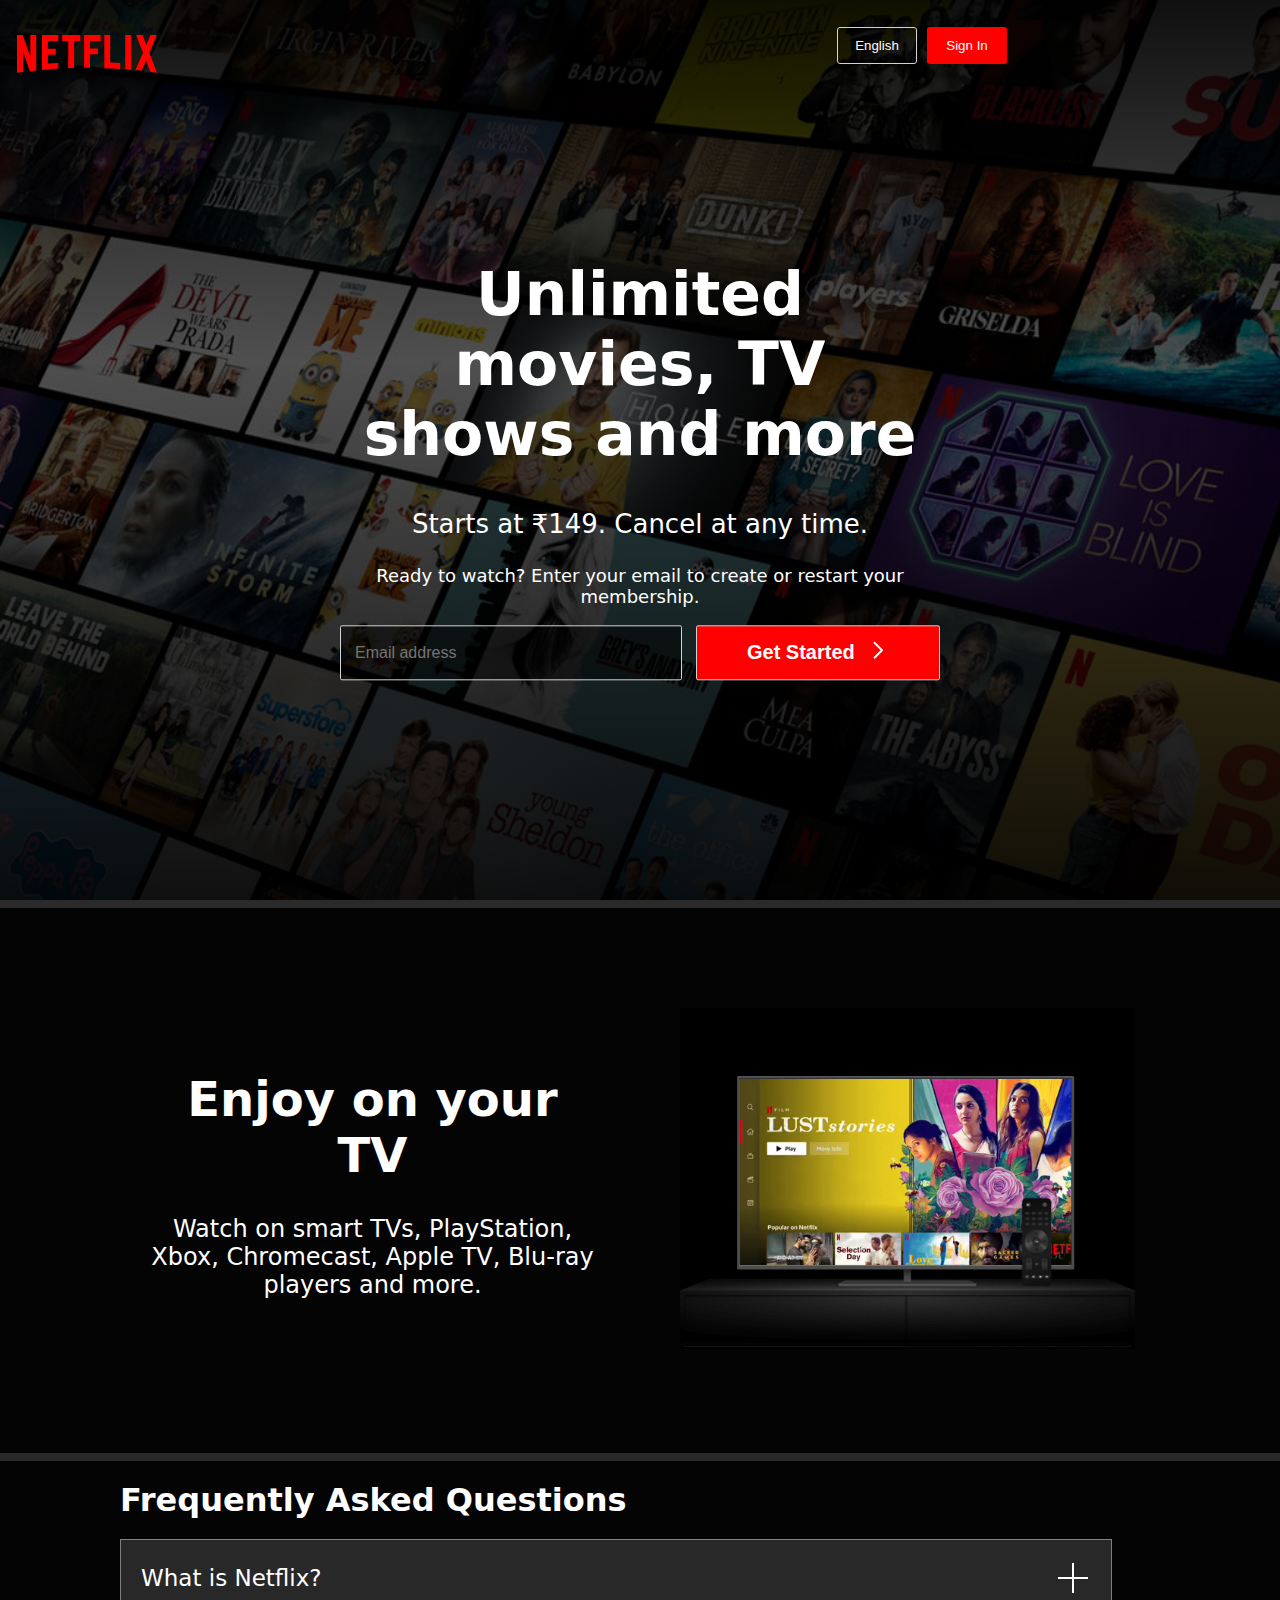
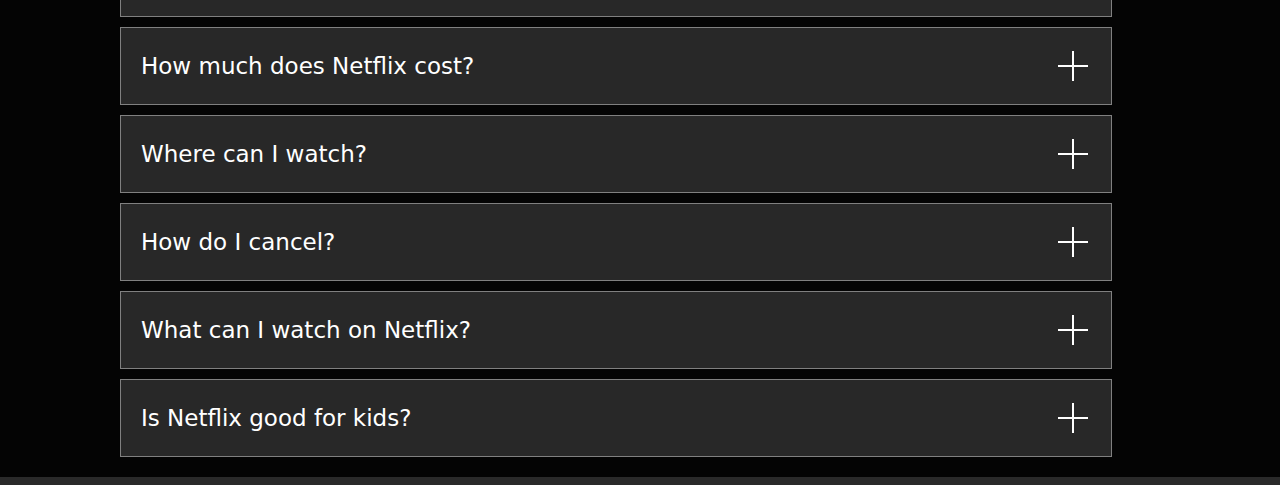
<file: Netflix-clone-part1/index.html>
<!DOCTYPE html>
<html lang="en">
<head>
    <meta charset="UTF-8">
    <meta name="viewport" content="width=device-width, initial-scale=1.0">
    <link rel="stylesheet" href="styles.css"></link>
    <title>Document</title>
</head>
<body>
    <section>
        <div class="hero">
            <img src="hero1.jpg" class="hero-img" alt="hero-img">
            <div class="tint"></div>
            <div class="nav">
                <a class="logo"><svg viewBox="0 0 111 30" fill="red" version="1.1" xmlns="http://www.w3.org/2000/svg" xmlns:xlink="http://www.w3.org/1999/xlink" aria-hidden="true" role="img" id="SVG 1"><g><path d="M105.06233,14.2806261 L110.999156,30 C109.249227,29.7497422 107.500234,29.4366857 105.718437,29.1554972 L102.374168,20.4686475 L98.9371075,28.4375293 C97.2499766,28.1563408 95.5928391,28.061674 93.9057081,27.8432843 L99.9372012,14.0931671 L94.4680851,-5.68434189e-14 L99.5313525,-5.68434189e-14 L102.593495,7.87421502 L105.874965,-5.68434189e-14 L110.999156,-5.68434189e-14 L105.06233,14.2806261 Z M90.4686475,-5.68434189e-14 L85.8749649,-5.68434189e-14 L85.8749649,27.2499766 C87.3746368,27.3437061 88.9371075,27.4055675 90.4686475,27.5930265 L90.4686475,-5.68434189e-14 Z M81.9055207,26.93692 C77.7186241,26.6557316 73.5307901,26.4064111 69.250164,26.3117443 L69.250164,-5.68434189e-14 L73.9366389,-5.68434189e-14 L73.9366389,21.8745899 C76.6248008,21.9373887 79.3120255,22.1557784 81.9055207,22.2804387 L81.9055207,26.93692 Z M64.2496954,10.6561065 L64.2496954,15.3435186 L57.8442216,15.3435186 L57.8442216,25.9996251 L53.2186709,25.9996251 L53.2186709,-5.68434189e-14 L66.3436123,-5.68434189e-14 L66.3436123,4.68741213 L57.8442216,4.68741213 L57.8442216,10.6561065 L64.2496954,10.6561065 Z M45.3435186,4.68741213 L45.3435186,26.2498828 C43.7810479,26.2498828 42.1876465,26.2498828 40.6561065,26.3117443 L40.6561065,4.68741213 L35.8121661,4.68741213 L35.8121661,-5.68434189e-14 L50.2183897,-5.68434189e-14 L50.2183897,4.68741213 L45.3435186,4.68741213 Z M30.749836,15.5928391 C28.687787,15.5928391 26.2498828,15.5928391 24.4999531,15.6875059 L24.4999531,22.6562939 C27.2499766,22.4678976 30,22.2495079 32.7809542,22.1557784 L32.7809542,26.6557316 L19.812541,27.6876933 L19.812541,-5.68434189e-14 L32.7809542,-5.68434189e-14 L32.7809542,4.68741213 L24.4999531,4.68741213 L24.4999531,10.9991564 C26.3126816,10.9991564 29.0936358,10.9054269 30.749836,10.9054269 L30.749836,15.5928391 Z M4.78114163,12.9684132 L4.78114163,29.3429562 C3.09401069,29.5313525 1.59340144,29.7497422 0,30 L0,-5.68434189e-14 L4.4690224,-5.68434189e-14 L10.562377,17.0315868 L10.562377,-5.68434189e-14 L15.2497891,-5.68434189e-14 L15.2497891,28.061674 C13.5935889,28.3437998 11.906458,28.4375293 10.1246602,28.6868498 L4.78114163,12.9684132 Z"></path></g></svg></a>
                <div class="nav-flex">
                    <button class="btn1">English</button>
                    <button class="btn">Sign In</button>
                </div>
            </div>
            <div class="content">
                <h1 class="title">Unlimited movies, TV shows and more</h1>
                <p class="sub-title">Starts at ₹149. Cancel at any time.</p>
                <p class="desc">Ready to watch? Enter your email to create or restart your membership.</p>
                <div class="content-flex">
                    <input class="content-input" type="text" placeholder="Email address">
                    <button class="content-btn">Get Started <span><svg xmlns="http://www.w3.org/2000/svg" fill="none" role="img" viewBox="0 0 24 24" width="24" height="24" data-icon="ChevronRightStandard" aria-hidden="true" id="SVG 4" xmlns:xlink="http://www.w3.org/1999/xlink"><path fill-rule="evenodd" clip-rule="evenodd" d="M15.5859 12L8.29303 19.2928L9.70725 20.7071L17.7072 12.7071C17.8948 12.5195 18.0001 12.2652 18.0001 12C18.0001 11.7347 17.8948 11.4804 17.7072 11.2928L9.70724 3.29285L8.29303 4.70706L15.5859 12Z" fill="currentColor"></path></svg></span></button>
                </div>
            </div>
        </div>
    </section>
   
    <section>
        <div class="container">
            <div class="left">
                <h1 class="heading">Enjoy on your TV</h1>
                <p class="heading-desc">Watch on smart TVs, PlayStation, Xbox, Chromecast, Apple TV, Blu-ray players and more.</p>
            </div>
            <div class="right">
                <div class="real-tv">
                    <video src="video.m4v" autoplay muted class="video"></video>
                    <img src="tv.png" alt="tv" class="tv">
                </div>
            </div>
        </div>
    </section>

    <section>
        <div class="faq">
            <h1 class="faq-heading">Frequently Asked Questions</h1>
            <p class="details">What is Netflix? <svg xmlns="http://www.w3.org/2000/svg" fill="none" role="img" viewBox="0 0 36 36" width="36" height="36" data-icon="PlusLarge" aria-hidden="true" id="SVG 14" xmlns:xlink="http://www.w3.org/1999/xlink"><path fill-rule="evenodd" clip-rule="evenodd" d="M17 17V3H19V17H33V19H19V33H17V19H3V17H17Z" fill="currentColor"></path></svg></p>
            <p class="details">How much does Netflix cost? <svg xmlns="http://www.w3.org/2000/svg" fill="none" role="img" viewBox="0 0 36 36" width="36" height="36" data-icon="PlusLarge" aria-hidden="true" id="SVG 14" xmlns:xlink="http://www.w3.org/1999/xlink"><path fill-rule="evenodd" clip-rule="evenodd" d="M17 17V3H19V17H33V19H19V33H17V19H3V17H17Z" fill="currentColor"></path></svg></p>
            <p class="details">Where can I watch? <svg xmlns="http://www.w3.org/2000/svg" fill="none" role="img" viewBox="0 0 36 36" width="36" height="36" data-icon="PlusLarge" aria-hidden="true" id="SVG 14" xmlns:xlink="http://www.w3.org/1999/xlink"><path fill-rule="evenodd" clip-rule="evenodd" d="M17 17V3H19V17H33V19H19V33H17V19H3V17H17Z" fill="currentColor"></path></svg></p>
            <p class="details">How do I cancel? <svg xmlns="http://www.w3.org/2000/svg" fill="none" role="img" viewBox="0 0 36 36" width="36" height="36" data-icon="PlusLarge" aria-hidden="true" id="SVG 14" xmlns:xlink="http://www.w3.org/1999/xlink"><path fill-rule="evenodd" clip-rule="evenodd" d="M17 17V3H19V17H33V19H19V33H17V19H3V17H17Z" fill="currentColor"></path></svg></p>
            <p class="details">What can I watch on Netflix? <svg xmlns="http://www.w3.org/2000/svg" fill="none" role="img" viewBox="0 0 36 36" width="36" height="36" data-icon="PlusLarge" aria-hidden="true" id="SVG 14" xmlns:xlink="http://www.w3.org/1999/xlink"><path fill-rule="evenodd" clip-rule="evenodd" d="M17 17V3H19V17H33V19H19V33H17V19H3V17H17Z" fill="currentColor"></path></svg></p>
            <p class="details">Is Netflix good for kids? <svg xmlns="http://www.w3.org/2000/svg" fill="none" role="img" viewBox="0 0 36 36" width="36" height="36" data-icon="PlusLarge" aria-hidden="true" id="SVG 14" xmlns:xlink="http://www.w3.org/1999/xlink"><path fill-rule="evenodd" clip-rule="evenodd" d="M17 17V3H19V17H33V19H19V33H17V19H3V17H17Z" fill="currentColor"></path></svg></p>
            
        </div>
    </section>
</body>
</html>
</file>
<file: Netflix-clone-part1/styles.css>
body {
    margin: 0;
    font-family: system-ui, -apple-system, BlinkMacSystemFont, 'Segoe UI', Roboto, Oxygen, Ubuntu, Cantarell, 'Open Sans', 'Helvetica Neue', sans-serif;
    background-color: rgba(0, 0, 0, 0.985);
}

.hero {
    height: 100vh;
    width: 100%;
    overflow: hidden;
}

.hero-img {
    height: 100vh;
    transform: scale(1);
}

.tint {
    background-color: rgba(0, 0, 0, 0.585);
    background-image: linear-gradient(to top, rgba(0, 0, 0, 0.8) 0, rgba(0, 0, 0, 0) 60%, rgba(0, 0, 0, 0.8) 100%);
    position: absolute;
    top: 0;
    left: 0;
    right: 0;
    bottom: 0;
}

.nav {
    position: absolute;
    display: flex;
    width: 990px;
    top: 5%;
    left: 40%;
    transform: translate(-50%,-50%);
    justify-content: space-between;
    align-items: center;
}

.nav-flex {
    display: flex;
    gap: 10px;
}

.btn1 {
    background-color: transparent;
    width: 80px;
    padding: 10px 0;
    color: white;
    border: 1px solid lightgray;
    border-radius: 3px;
}

.btn {
    background-color: red;
    width: 80px;
    padding: 10px 0;
    color: white;
    border: none;
    border-radius: 3px;
}

.logo {
    color: red;
    height: 140px;
    width: 140px;
    margin-top: 120px;
    align-items: flex-start;
}

.content {
    position: absolute;
    top: 0;
    color: white;
    width: 600px;
    top: 50%;
    left: 50%;
    transform: translate(-50%, -50%);
    text-align: center;
}

.title{
    font-size: 60px;
}

.sub-title {
    font-size: 26px;
}

.desc {
    font-size: 18px;
}

.content-flex {
    display: flex;
    justify-content: center;
    gap: 14px;
}

.content-input {
    width: 320px;
    padding: 14px;
    font-size: 16px;
    background-color: rgba(0, 0, 0, 0.474);
    border: 1px solid lightgray;
    border-radius: 2px;
}

.content-btn {
    width: 250px;
    padding: 12px;
    font-size: 20px;
    font-weight: bold;
    color: white;
    background-color: red;
    border: 1px solid lightgray;
    border-radius: 2px;
    display: flex;
    align-items: center;
    justify-content: center;
    gap:10px;
}

.container {
    display: flex;
    color: white;
    margin: 100px auto;
    width: 990px;
    gap: 80px;
}

.left{
    width: 50%;
    text-align: center;
    margin: auto;
}

.right {
    width: 50%;
    text-align: center;
}

.tv {
    position: relative;
    width: 100%;
    ;
}

.video {
    margin-left: 60px;
    width: 80%;
    height: 90%;
    object-fit: contain;
    position: absolute;
}

.real-tv {
    position: relative;
    margin: auto;
    width: 100%;
    display: block;
}

.heading {
    font-size: 48px;
}

.heading-desc {
    font-size: 24px;
}

section{
    border-bottom: 8px solid #eeeeee2a;
}

.faq-heading {
    color: white;
    margin: 20px 100px;
}

.details {
    color: white;
    border: 1px solid grey;
    background-color: rgba(128, 128, 128, 0.294);
    margin: 10px 100px;
    box-sizing: border-box;
    font-size: 23px;
    width: 80%;
    padding: 20px;
    align-items: center;
    display: flex;
    justify-content: space-between;
}

.faq-content {
    margin: 30px
}

.faq {
    margin: 20px;
}
</file>
